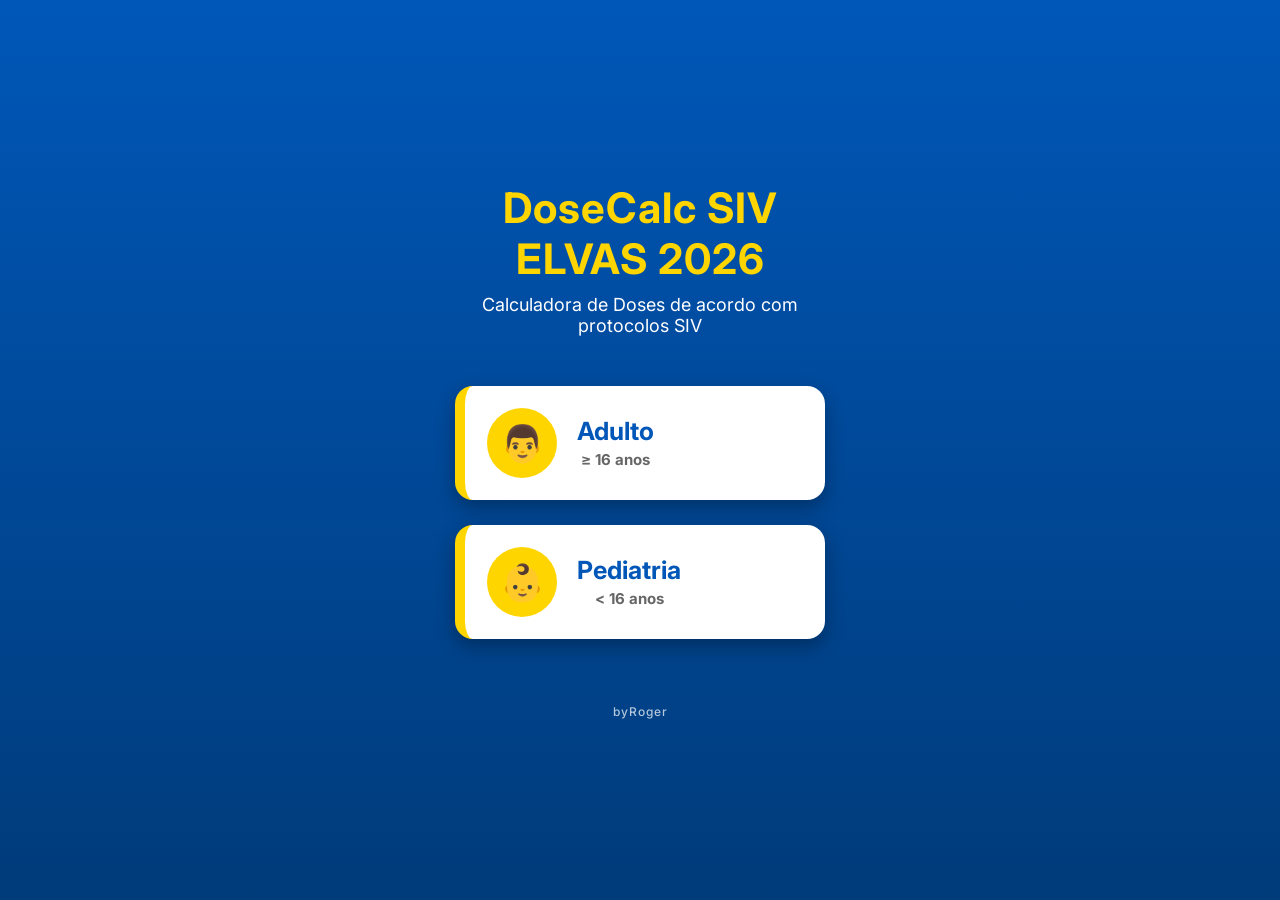
<file: index.html>
<!DOCTYPE html>
<html lang="pt-PT">
<head>
    <meta charset="UTF-8">
    <meta name="viewport" content="width=device-width, initial-scale=1.0">
    <title>DoseCalc SIV ELvas 2026 </title>

    <link rel="stylesheet" href="style.css">

    <link href="https://fonts.googleapis.com/css2?family=Inter:wght@400;500;600;700&display=swap" rel="stylesheet">
</head>

<body>

<div class="container">

    <div class="logo">
        <h1>DoseCalc SIV ELVAS 2026</h1>
        <p>Calculadora de Doses de acordo com protocolos SIV</p>
    </div>

    <div class="menu">

        <button class="btn adulto" onclick="window.location.href='adulto.html'">
            <span class="icon">👨</span>
            <div>
                <h2>Adulto</h2>
                <small>≥ 16 anos</small>
            </div>
        </button>

        <button class="btn pediatria" onclick="window.location.href='pediatria.html'">
            <span class="icon">👶</span>
            <div>
                <h2>Pediatria</h2>
                <small>&lt; 16 anos</small>
            </div>
        </button>
<footer class="footer">
    byRoger
</footer>
    </div>

</div>

</body>
</html>
</file>
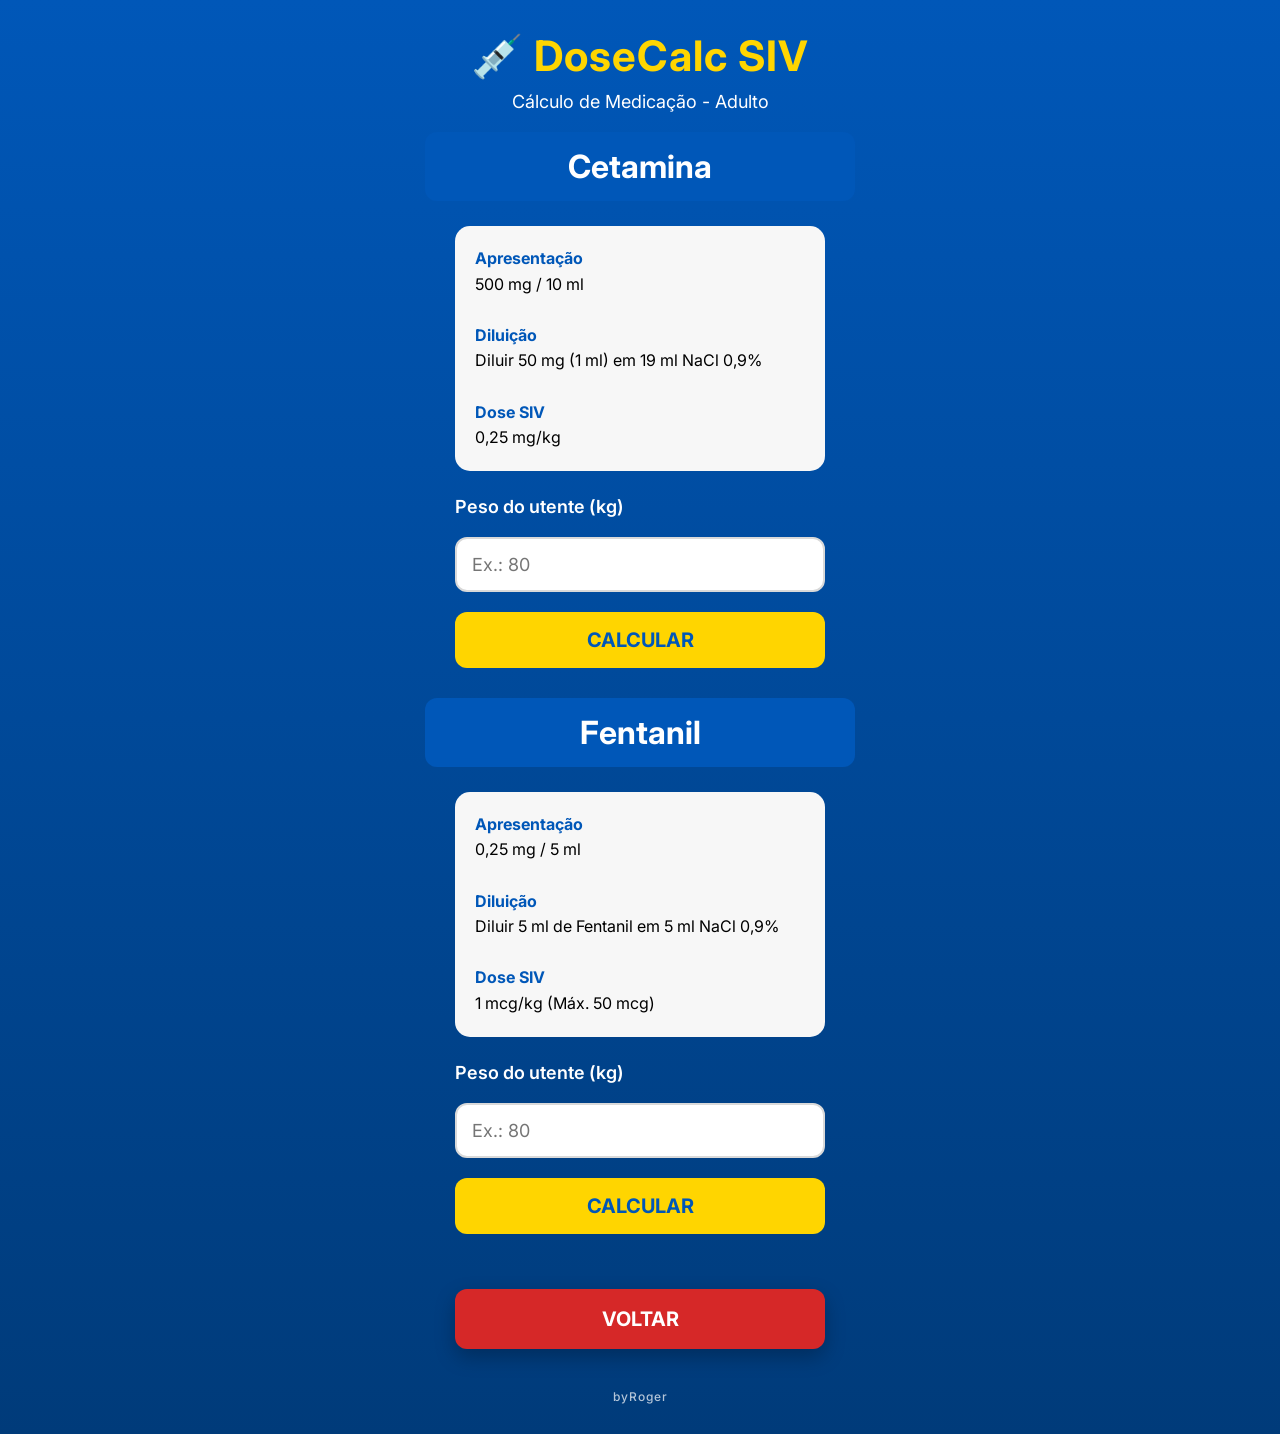
<file: adulto.html>
<!DOCTYPE html>
<html lang="pt-PT">

<head>
    <meta charset="UTF-8">
    <meta name="viewport" content="width=device-width, initial-scale=1.0">
    <title>DoseCalc Pro - Adulto</title>

    <link rel="stylesheet" href="style.css">
    <link href="https://fonts.googleapis.com/css2?family=Inter:wght@400;500;700&display=swap" rel="stylesheet">
</head>

<body>

<div class="container">

    <div class="logo">
        <h1>💉 DoseCalc SIV</h1>
        <p>Cálculo de Medicação - Adulto</p>
    </div>

    <!-- ================= CETAMINA ================= -->

    <div class="medicamento">

        <h2>Cetamina</h2>

        <div class="info">

            <p><strong>Apresentação</strong></p>
            <p>500 mg / 10 ml</p>

            <br>

            <p><strong>Diluição</strong></p>
            <p>Diluir 50 mg (1 ml) em 19 ml NaCl 0,9%</p>

            <br>

            <p><strong>Dose SIV</strong></p>
            <p>0,25 mg/kg</p>

        </div>

        <label>Peso do utente (kg)</label>

        <input type="number" id="peso" placeholder="Ex.: 80">

        <button onclick="calcularDose()">
            CALCULAR
        </button>

        <div id="resultado" class="resultado"></div>

    </div>
<br>
<br>
<br>
    <!-- ================= FENTANIL ================= -->

    <div class="medicamento">

        <h2>Fentanil</h2>

        <div class="info">

            <p><strong>Apresentação</strong></p>
            <p>0,25 mg / 5 ml</p>

            <br>

            <p><strong>Diluição</strong></p>
            <p>Diluir 5 ml de Fentanil em 5 ml NaCl 0,9%</p>

            <br>

            <p><strong>Dose SIV</strong></p>
            <p>1 mcg/kg (Máx. 50 mcg)</p>

        </div>

        <label>Peso do utente (kg)</label>

        <input type="number" id="pesoFentanil" placeholder="Ex.: 80">

        <button onclick="calcularFentanil()">
            CALCULAR
        </button>

        <div id="resultadoFentanil" class="resultado"></div>

    </div>
    <br>
<button class="btn-voltar" onclick="window.location.href='index.html'">
    VOLTAR
</button>
<br>
    <footer class="footer">
        byRoger
    </footer>

</div>

<script src="adulto.js"></script>

</body>

</html>
</div>

<br>


</div>
</file>
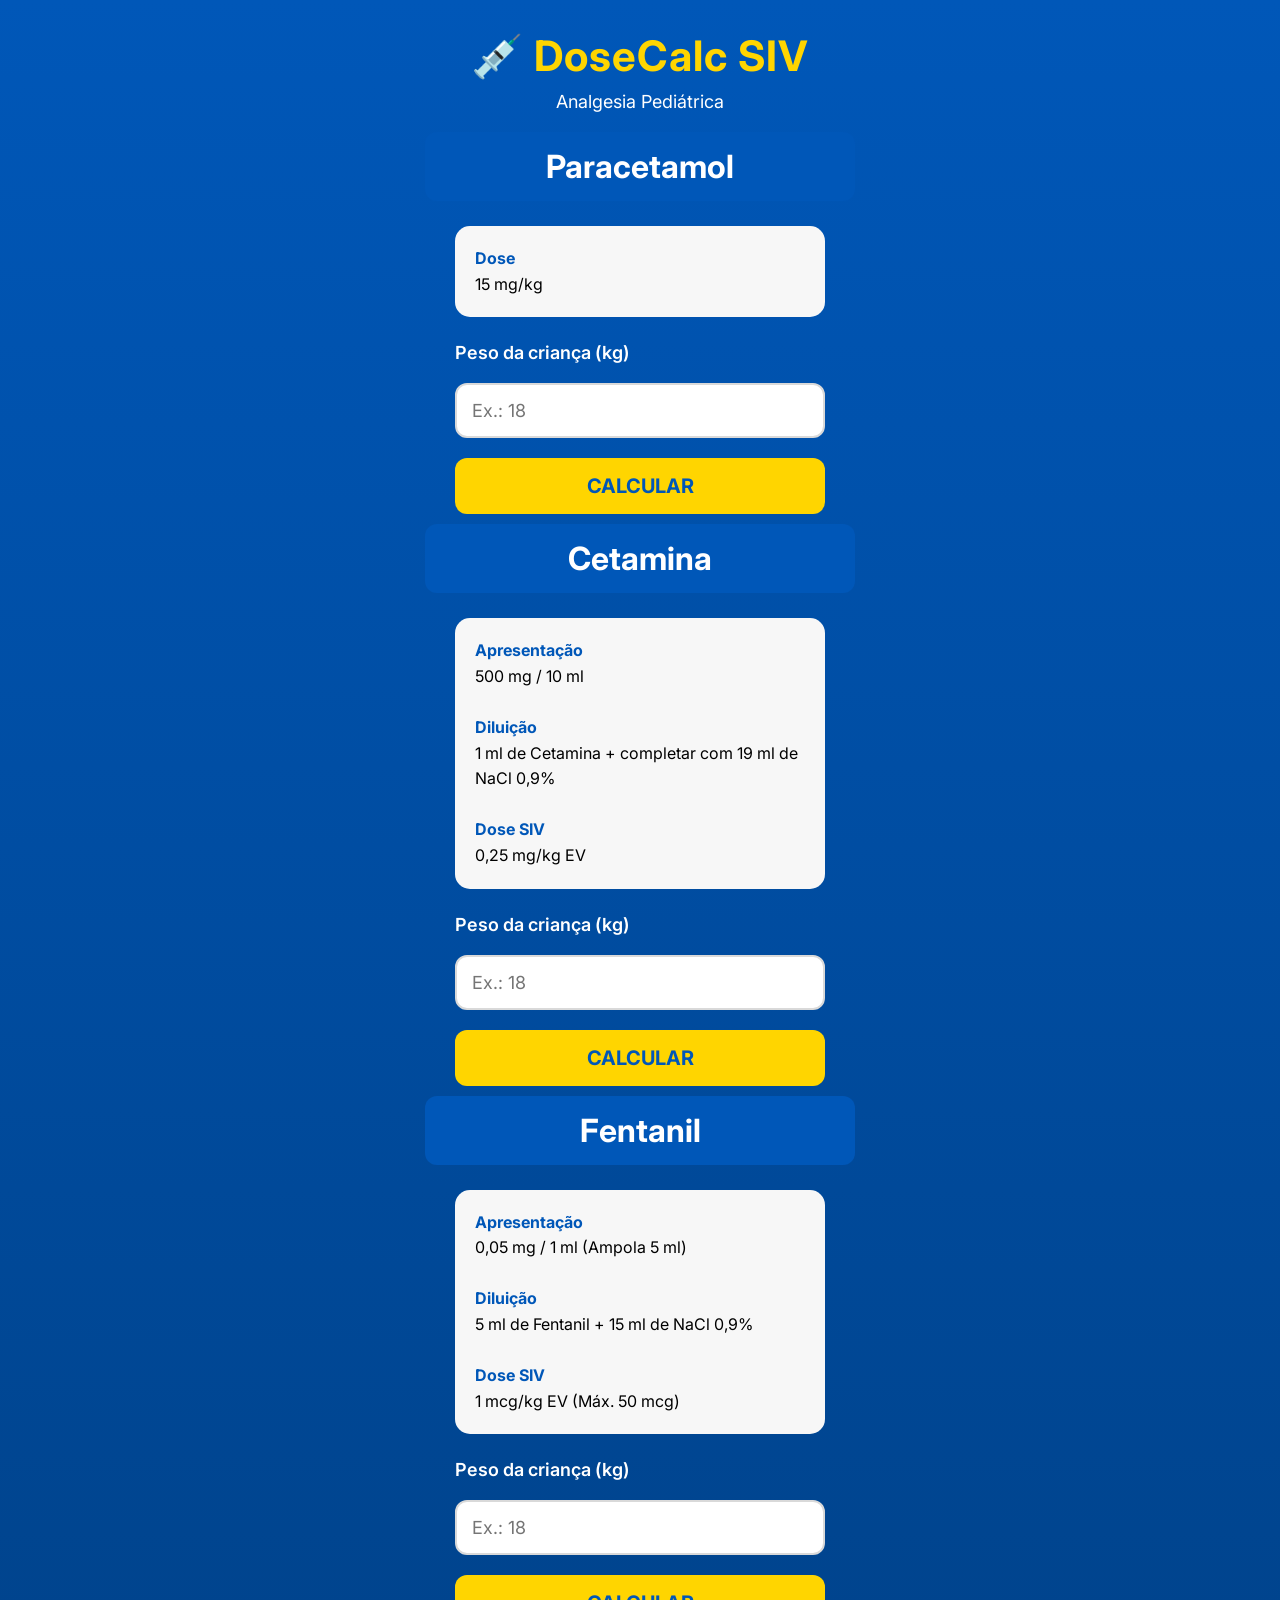
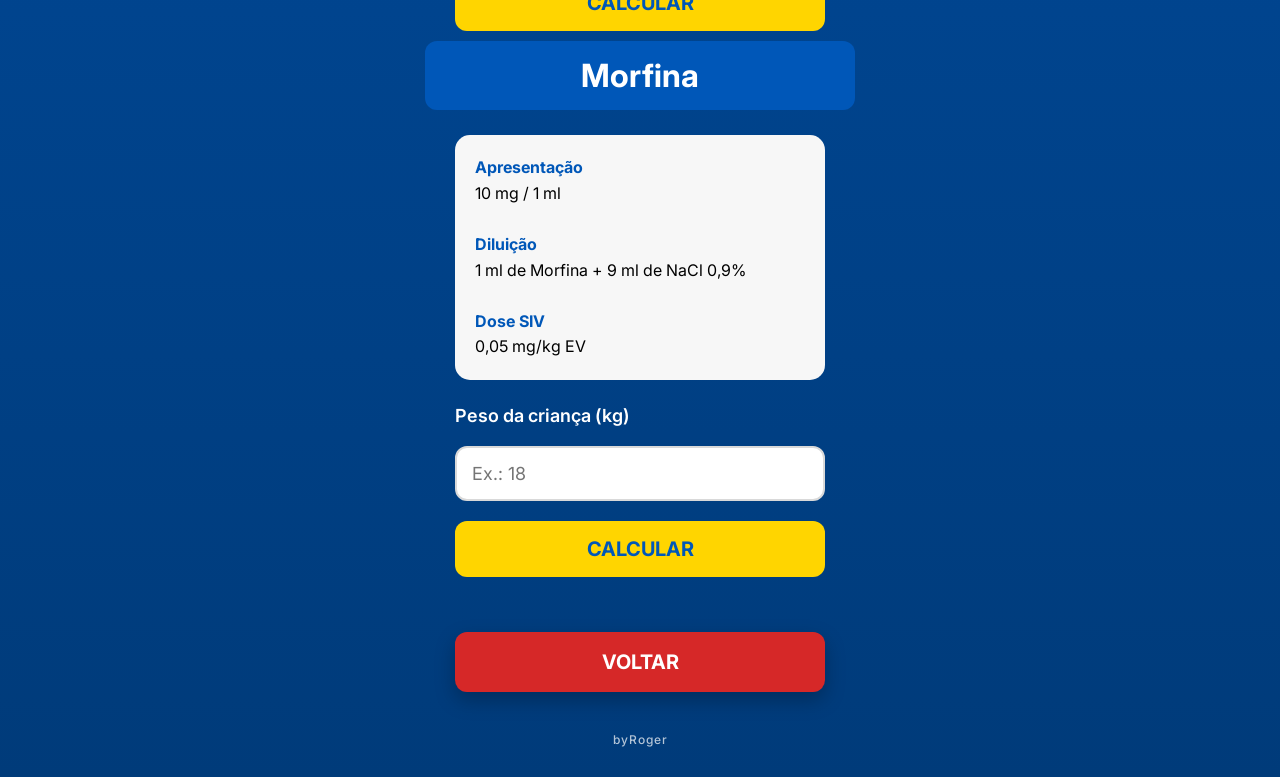
<file: analgesia.html>
<!DOCTYPE html>
<html lang="pt-PT">

<head>
    <meta charset="UTF-8">
    <meta name="viewport" content="width=device-width, initial-scale=1.0">
    <title>DoseCalc Pro - Analgesia</title>

    <link rel="stylesheet" href="style.css">
    <link href="https://fonts.googleapis.com/css2?family=Inter:wght@400;500;700&display=swap" rel="stylesheet">
</head>

<body>

<div class="container">

    <div class="logo">
        <h1>💉 DoseCalc SIV</h1>
        <p>Analgesia Pediátrica</p>
    </div>

    <div class="medicamento">

        <h2>Paracetamol</h2>

        <div class="info">

            <p><strong>Dose</strong></p>

            <p>15 mg/kg</p>

        </div>

        <label>Peso da criança (kg)</label>

        <input type="number" id="pesoParacetamol" placeholder="Ex.: 18">

        <button onclick="calcularParacetamol()">

            CALCULAR

        </button>

        <div id="resultadoParacetamol" class="resultado"></div>

    </div>
<br>
<br>
<div class="medicamento">

    <h2>Cetamina</h2>

    <div class="info">

        <p><strong>Apresentação</strong></p>
        <p>500 mg / 10 ml</p>

        <br>

        <p><strong>Diluição</strong></p>
        <p>1 ml de Cetamina + completar com 19 ml de NaCl 0,9%</p>

        <br>

        <p><strong>Dose SIV</strong></p>
        <p>0,25 mg/kg EV</p>

    </div>

    <label>Peso da criança (kg)</label>

    <input type="number" id="pesoCetamina" placeholder="Ex.: 18">

    <button onclick="calcularCetamina()">

        CALCULAR

    </button>

    <div id="resultadoCetamina" class="resultado"></div>

</div>
<br>
<br>

<div class="medicamento">

    <h2>Fentanil</h2>

    <div class="info">

        <p><strong>Apresentação</strong></p>
        <p>0,05 mg / 1 ml (Ampola 5 ml)</p>

        <br>

        <p><strong>Diluição</strong></p>
        <p>5 ml de Fentanil + 15 ml de NaCl 0,9%</p>

        <br>

        <p><strong>Dose SIV</strong></p>
        <p>1 mcg/kg EV (Máx. 50 mcg)</p>

    </div>

    <label>Peso da criança (kg)</label>

    <input
        type="number"
        id="pesoFentanil"
        placeholder="Ex.: 18">

    <button onclick="calcularFentanil()">

        CALCULAR

    </button>

    <div id="resultadoFentanil" class="resultado"></div>

</div>
<br>
<br>


<div class="medicamento">

    <h2>Morfina</h2>

    <div class="info">

        <p><strong>Apresentação</strong></p>
        <p>10 mg / 1 ml</p>

        <br>

        <p><strong>Diluição</strong></p>
        <p>1 ml de Morfina + 9 ml de NaCl 0,9%</p>

        <br>

        <p><strong>Dose SIV</strong></p>
        <p>0,05 mg/kg EV</p>

    </div>

    <label>Peso da criança (kg)</label>

    <input
        type="number"
        id="pesoMorfina"
        placeholder="Ex.: 18">

    <button onclick="calcularMorfina()">

        CALCULAR

    </button>

    <div id="resultadoMorfina" class="resultado"></div>

</div>




<br>

    <button class="btn-voltar" onclick="window.location.href='pediatria.html'">

        VOLTAR

    </button>

    <footer class="footer">

        byRoger

    </footer>

</div>

<script src="analgesia.js"></script>

</body>
</html>
</file>
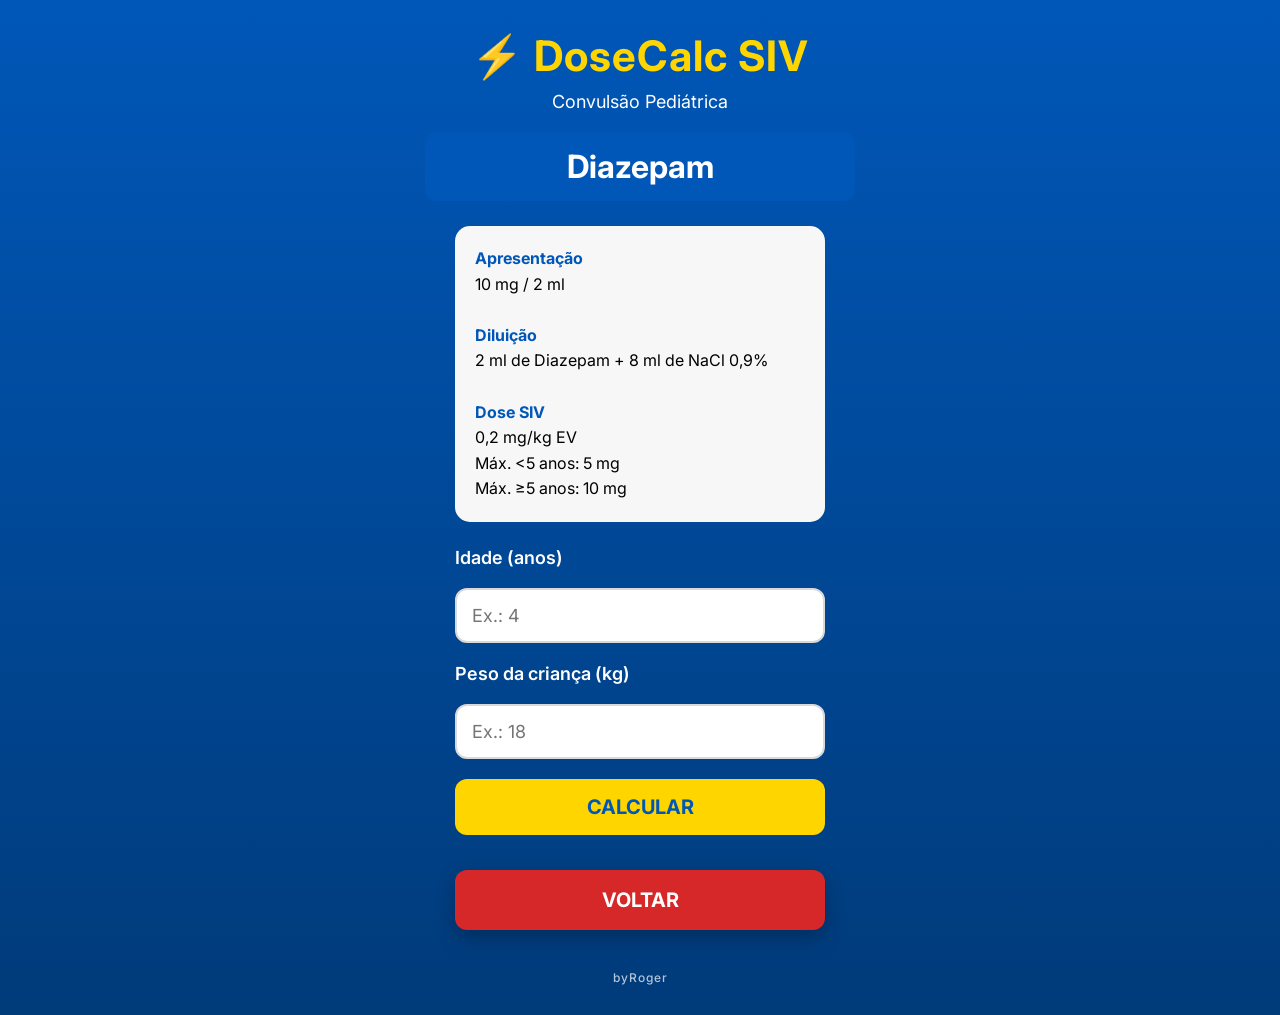
<file: convulsao.html>
<!DOCTYPE html>
<html lang="pt-PT">

<head>
    <meta charset="UTF-8">
    <meta name="viewport" content="width=device-width, initial-scale=1.0">
    <title>DoseCalc Pro - Convulsão</title>

    <link rel="stylesheet" href="style.css">
    <link href="https://fonts.googleapis.com/css2?family=Inter:wght@400;500;700&display=swap" rel="stylesheet">
</head>

<body>

<div class="container">

    <div class="logo">
        <h1>⚡ DoseCalc SIV</h1>
        <p>Convulsão Pediátrica</p>
    </div>

    <div class="medicamento">

    <h2>Diazepam</h2>

    <div class="info">

        <p><strong>Apresentação</strong></p>
        <p>10 mg / 2 ml</p>

        <br>

        <p><strong>Diluição</strong></p>
        <p>2 ml de Diazepam + 8 ml de NaCl 0,9%</p>

        <br>

        <p><strong>Dose SIV</strong></p>
        <p>0,2 mg/kg EV</p>

        <p>Máx. &lt;5 anos: 5 mg</p>

        <p>Máx. ≥5 anos: 10 mg</p>

    </div>

    <label>Idade (anos)</label>

    <input
        type="number"
        id="idadeDiazepam"
        placeholder="Ex.: 4">

    <label>Peso da criança (kg)</label>

    <input
        type="number"
        id="pesoDiazepam"
        placeholder="Ex.: 18">

    <button onclick="calcularDiazepam()">

        CALCULAR

    </button>

    <div id="resultadoDiazepam" class="resultado"></div>

</div>

    <button class="btn-voltar" onclick="window.location.href='pediatria.html'">
        VOLTAR
    </button>

    <footer class="footer">
        byRoger
    </footer>

</div>

<script src="convulsao.js"></script>

</body>
</html>
</file>
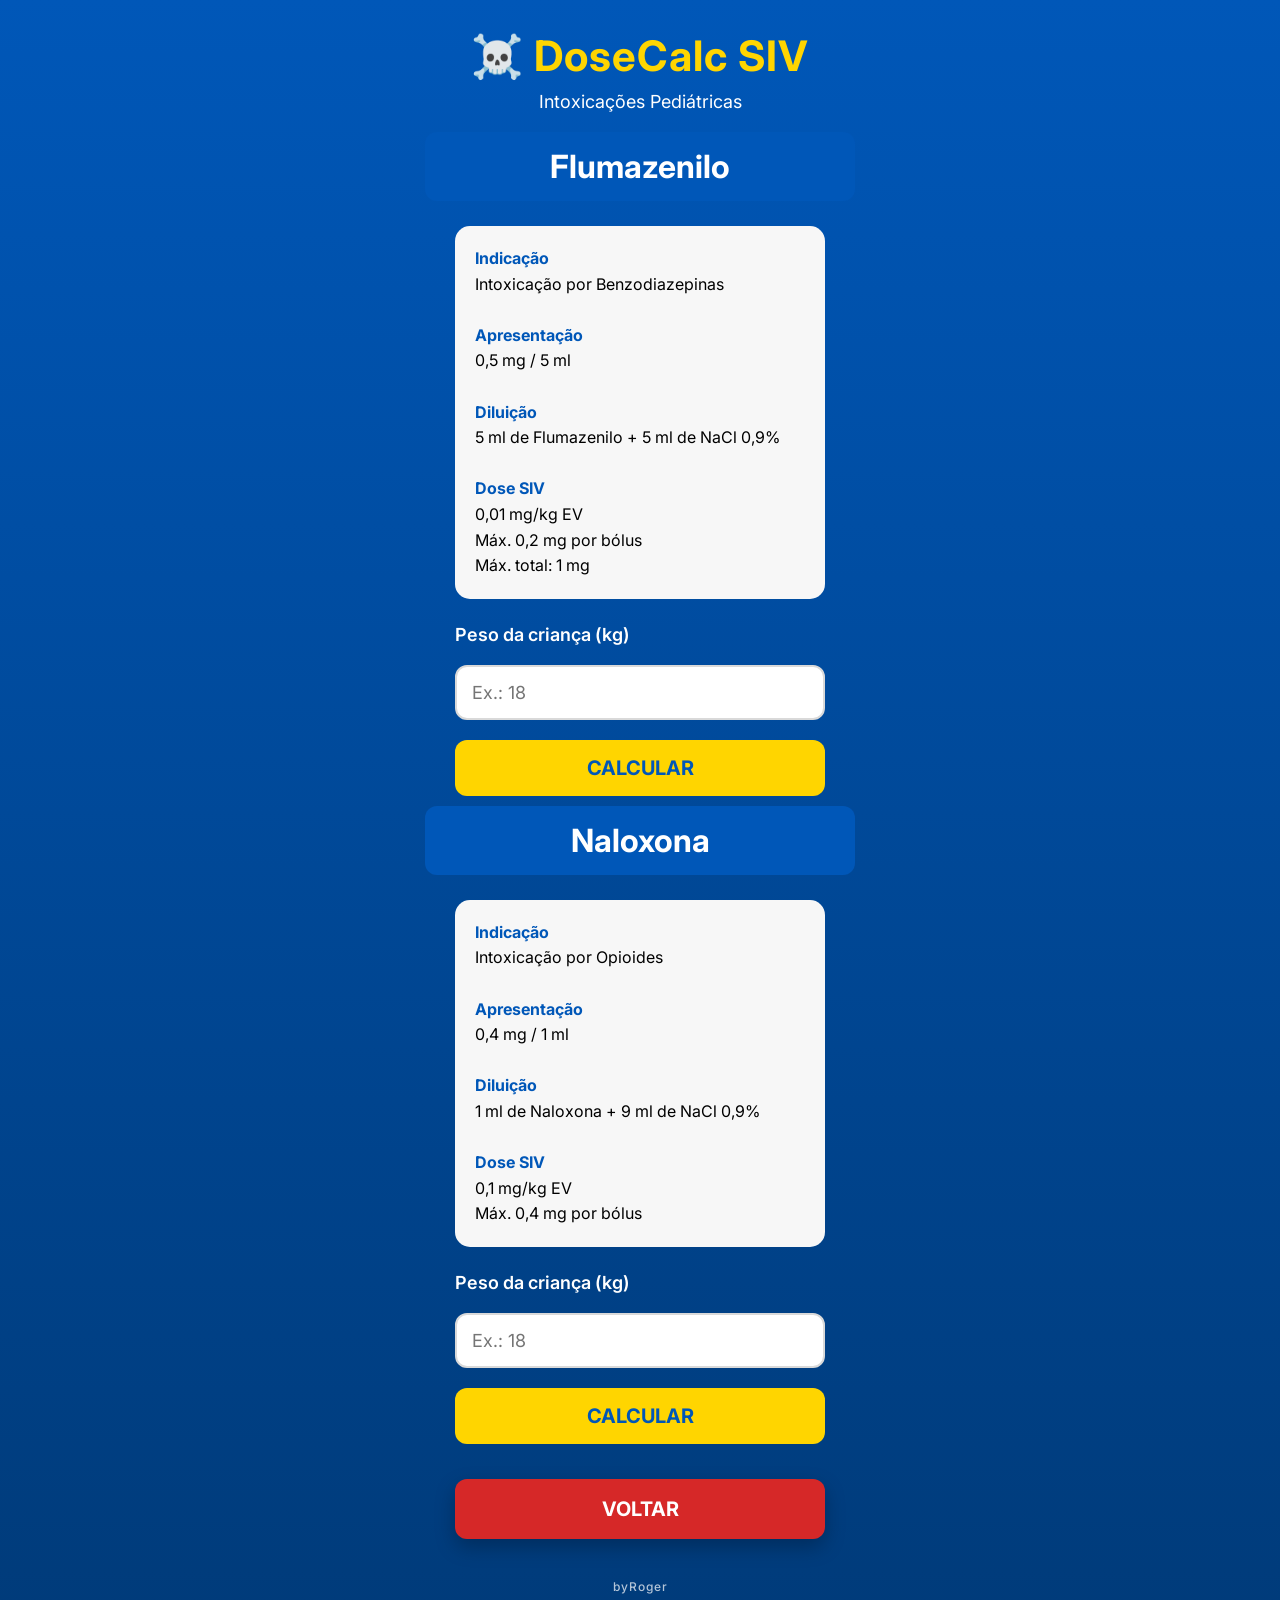
<file: intoxicacao.html>
<!DOCTYPE html>
<html lang="pt-PT">

<head>
    <meta charset="UTF-8">
    <meta name="viewport" content="width=device-width, initial-scale=1.0">
    <title>DoseCalc Pro - Intoxicações</title>

    <link rel="stylesheet" href="style.css">

    <link href="https://fonts.googleapis.com/css2?family=Inter:wght@400;500;700&display=swap" rel="stylesheet">
</head>

<body>

<div class="container">

    <div class="logo">
        <h1>☠️ DoseCalc SIV</h1>
        <p>Intoxicações Pediátricas</p>
    </div>
<div class="medicamento">

    <h2>Flumazenilo</h2>

    <div class="info">

        <p><strong>Indicação</strong></p>
        <p>Intoxicação por Benzodiazepinas</p>

        <br>

        <p><strong>Apresentação</strong></p>
        <p>0,5 mg / 5 ml</p>

        <br>

        <p><strong>Diluição</strong></p>
        <p>5 ml de Flumazenilo + 5 ml de NaCl 0,9%</p>

        <br>

        <p><strong>Dose SIV</strong></p>
        <p>0,01 mg/kg EV</p>

        <p>Máx. 0,2 mg por bólus</p>

        <p>Máx. total: 1 mg</p>

    </div>

    <label>Peso da criança (kg)</label>

    <input
        type="number"
        id="pesoFlumazenilo"
        placeholder="Ex.: 18">

    <button onclick="calcularFlumazenilo()">

        CALCULAR

    </button>

    <div id="resultadoFlumazenilo" class="resultado"></div>

</div>
<br>
<br>
<div class="medicamento">

    <h2>Naloxona</h2>

    <div class="info">

        <p><strong>Indicação</strong></p>
        <p>Intoxicação por Opioides</p>

        <br>

        <p><strong>Apresentação</strong></p>
        <p>0,4 mg / 1 ml</p>

        <br>

        <p><strong>Diluição</strong></p>
        <p>1 ml de Naloxona + 9 ml de NaCl 0,9%</p>

        <br>

        <p><strong>Dose SIV</strong></p>
        <p>0,1 mg/kg EV</p>

        <p>Máx. 0,4 mg por bólus</p>

    </div>

    <label>Peso da criança (kg)</label>

    <input
        type="number"
        id="pesoNaloxona"
        placeholder="Ex.: 18">

    <button onclick="calcularNaloxona()">

        CALCULAR

    </button>

    <div id="resultadoNaloxona" class="resultado"></div>

</div>
    

    <button class="btn-voltar" onclick="window.location.href='pediatria.html'">
        VOLTAR
    </button>

    <footer class="footer">
        byRoger
    </footer>

</div>

<script src="intoxicacao.js"></script>

</body>
</html>
</file>
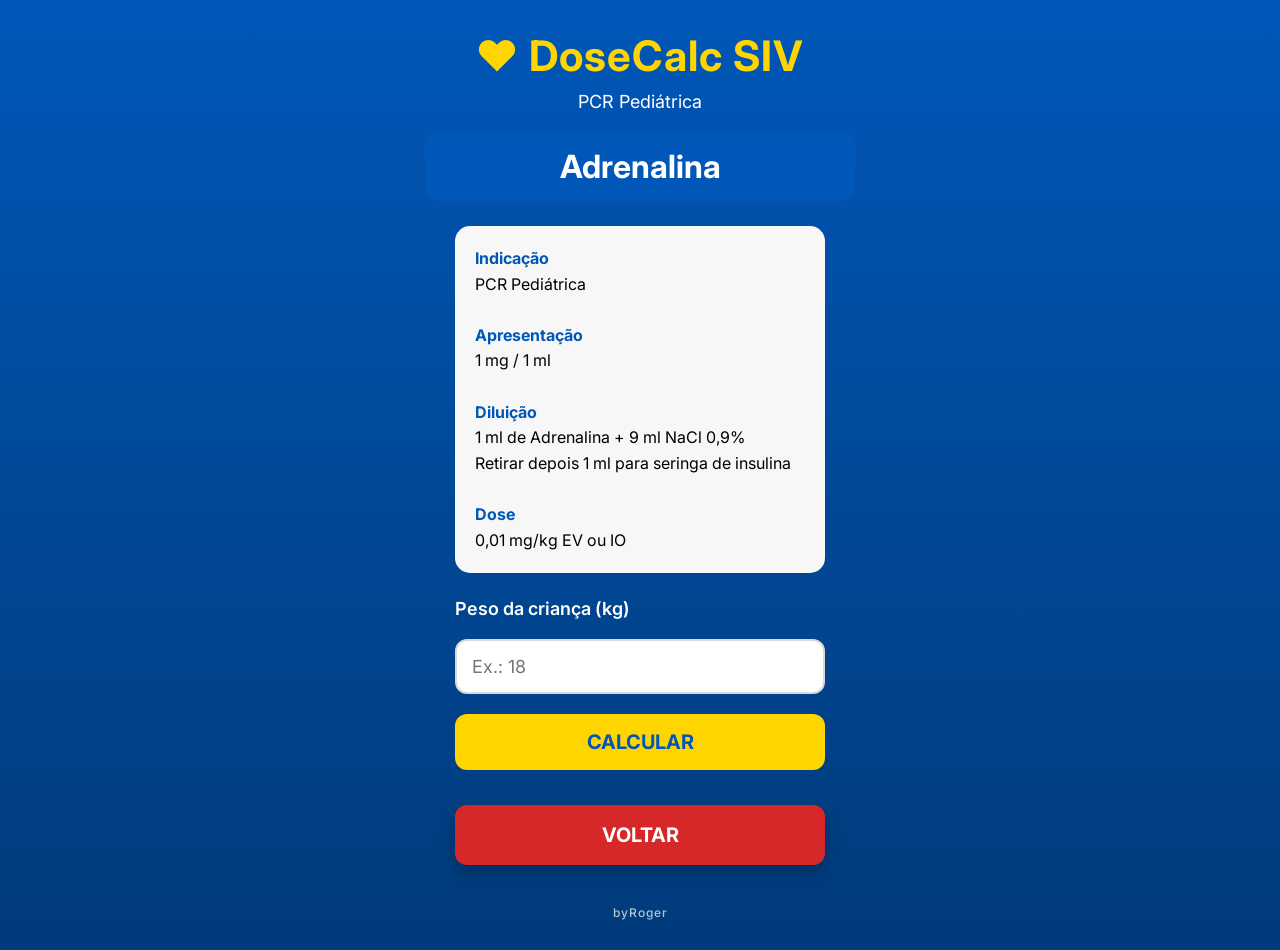
<file: pcr.html>
<!DOCTYPE html>
<html lang="pt-PT">

<head>
    <meta charset="UTF-8">
    <meta name="viewport" content="width=device-width, initial-scale=1.0">
    <title>DoseCalc Pro - PCR</title>

    <link rel="stylesheet" href="style.css">
    <link href="https://fonts.googleapis.com/css2?family=Inter:wght@400;500;700&display=swap" rel="stylesheet">
</head>

<body>

<div class="container">

    <div class="logo">
        <h1>❤️ DoseCalc SIV</h1>
        <p>PCR Pediátrica</p>
    </div>

<div class="medicamento">

    <h2>Adrenalina</h2>

    <div class="info">

        <p><strong>Indicação</strong></p>
        <p>PCR Pediátrica</p>

        <br>

        <p><strong>Apresentação</strong></p>
        <p>1 mg / 1 ml</p>

        <br>

        <p><strong>Diluição</strong></p>
        <p>1 ml de Adrenalina + 9 ml NaCl 0,9%</p>

        <p>Retirar depois 1 ml para seringa de insulina</p>

        <br>

        <p><strong>Dose</strong></p>
        <p>0,01 mg/kg EV ou IO</p>

    </div>

    <label>Peso da criança (kg)</label>

    <input
        type="number"
        id="pesoAdrenalina"
        placeholder="Ex.: 18">

    <button onclick="calcularAdrenalina()">

        CALCULAR

    </button>

    <div id="resultadoAdrenalina" class="resultado"></div>

</div>

    <button class="btn-voltar" onclick="window.location.href='pediatria.html'">
        VOLTAR
    </button>

    <footer class="footer">
        byRoger
    </footer>

</div>

<script src="pcr.js"></script>

</body>
</html>
</file>
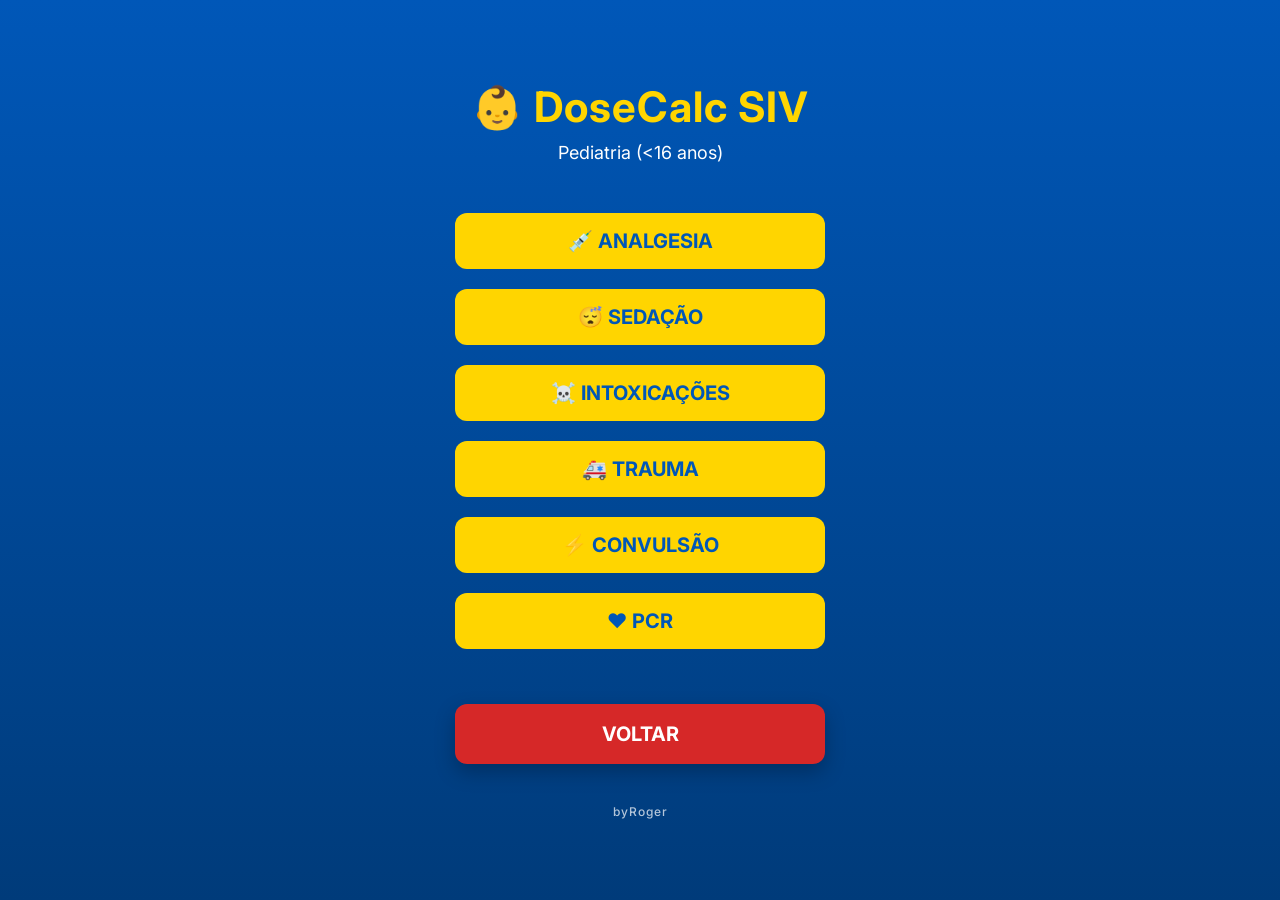
<file: pediatria.html>
<!DOCTYPE html>
<html lang="pt-PT">

<head>
    <meta charset="UTF-8">
    <meta name="viewport" content="width=device-width, initial-scale=1.0">
    <title>DoseCalc Pro - Pediatria</title>

    <link rel="stylesheet" href="style.css">

    <link href="https://fonts.googleapis.com/css2?family=Inter:wght@400;500;700&display=swap" rel="stylesheet">
</head>

<body>

<div class="container">

    <div class="logo">
        <h1>👶 DoseCalc SIV</h1>
        <p>Pediatria (&lt;16 anos)</p>
    </div>
<button class="menu-btn" onclick="window.location.href='analgesia.html'">
    💉 ANALGESIA
</button>
<br>
<br>
<button class="menu-btn" onclick="window.location.href='sedação.html'">
    😴 SEDAÇÃO
</button>
<br>
<br>
<button class="menu-btn" onclick="window.location.href='intoxicacao.html'">
    ☠️ INTOXICAÇÕES
</button>
<br>
<br>
<button class="menu-btn" onclick="window.location.href='trauma.html'">
    🚑 TRAUMA
</button>
<br>
<br>
<button class="menu-btn" onclick="window.location.href='convulsao.html'">
    ⚡ CONVULSÃO
</button>
<br>
<br>
<button class="menu-btn" onclick="window.location.href='pcr.html'">
    ❤️ PCR
</button>
<br>
<br>
    <button class="btn-voltar" onclick="window.location.href='index.html'">
        VOLTAR
    </button>

    <footer class="footer">
        byRoger
    </footer>

</div>

</body>

</html>
</file>
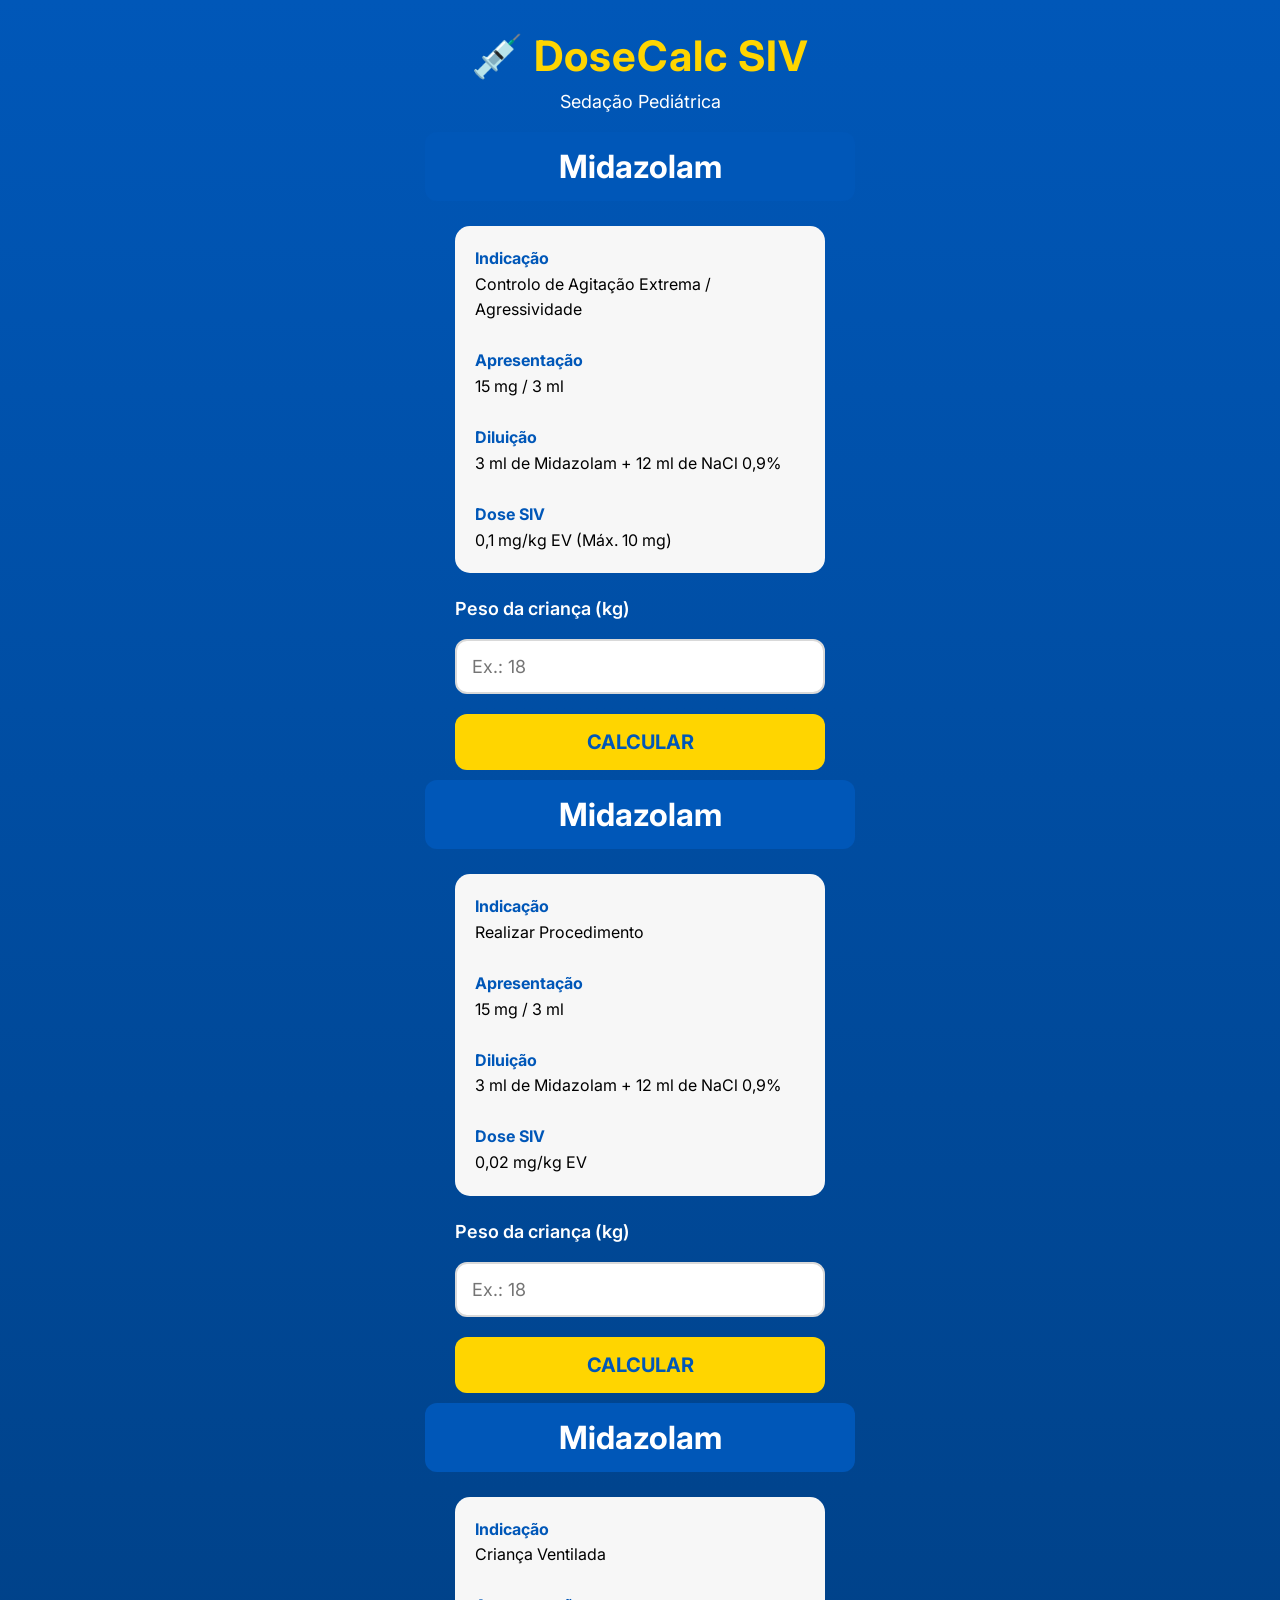
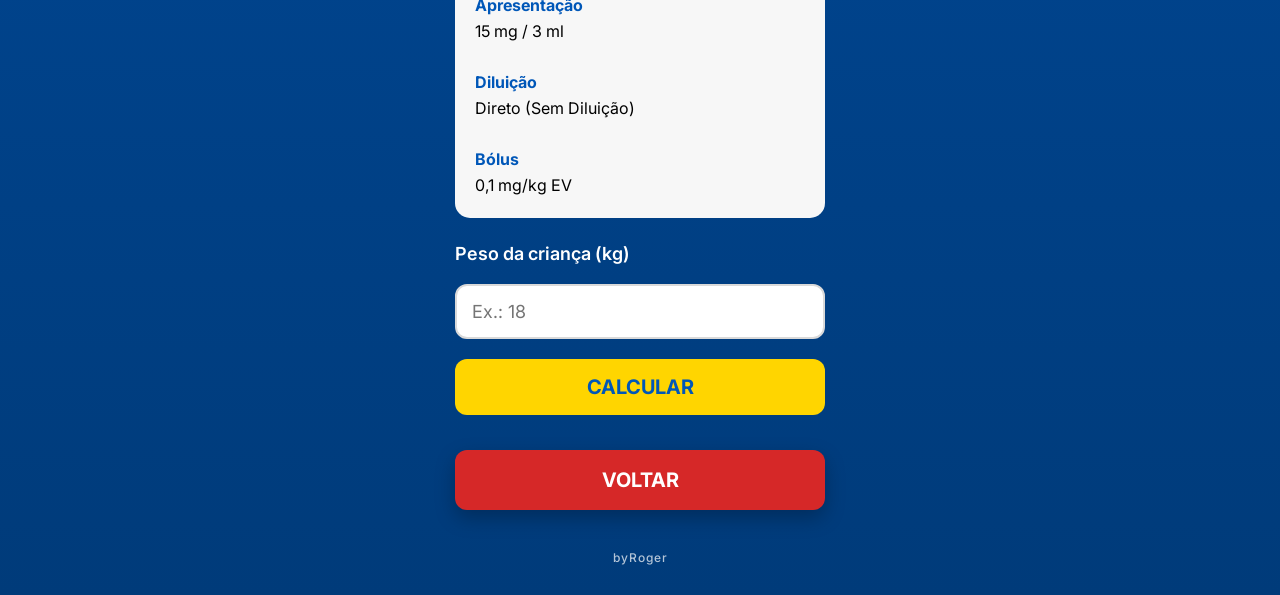
<file: sedação.html>
<!DOCTYPE html>
<html lang="pt-PT">

<head>
    <meta charset="UTF-8">
    <meta name="viewport" content="width=device-width, initial-scale=1.0">
    <title>DoseCalc Pro - Sedação</title>

    <link rel="stylesheet" href="style.css">
    <link href="https://fonts.googleapis.com/css2?family=Inter:wght@400;500;700&display=swap" rel="stylesheet">
</head>

<body>

<div class="container">

    <div class="logo">
        <h1>💉 DoseCalc SIV</h1>
        <p>Sedação Pediátrica</p>
    </div>

    <!-- Aqui vamos colocar os medicamentos -->
<div class="medicamento">

    <h2>Midazolam</h2>

    <div class="info">

        <p><strong>Indicação</strong></p>
        <p>Controlo de Agitação Extrema / Agressividade</p>

        <br>

        <p><strong>Apresentação</strong></p>
        <p>15 mg / 3 ml</p>

        <br>

        <p><strong>Diluição</strong></p>
        <p>3 ml de Midazolam + 12 ml de NaCl 0,9%</p>

        <br>

        <p><strong>Dose SIV</strong></p>
        <p>0,1 mg/kg EV (Máx. 10 mg)</p>

    </div>

    <label>Peso da criança (kg)</label>

    <input
        type="number"
        id="pesoMidazolam"
        placeholder="Ex.: 18">

    <button onclick="calcularMidazolam()">

        CALCULAR

    </button>

    <div id="resultadoMidazolam" class="resultado"></div>

</div>
<br>
<br>
<div class="medicamento">

    <h2>Midazolam</h2>

    <div class="info">

        <p><strong>Indicação</strong></p>
        <p>Realizar Procedimento</p>

        <br>

        <p><strong>Apresentação</strong></p>
        <p>15 mg / 3 ml</p>

        <br>

        <p><strong>Diluição</strong></p>
        <p>3 ml de Midazolam + 12 ml de NaCl 0,9%</p>

        <br>

        <p><strong>Dose SIV</strong></p>
        <p>0,02 mg/kg EV</p>

    </div>

    <label>Peso da criança (kg)</label>

    <input
        type="number"
        id="pesoMidazolamProcedimento"
        placeholder="Ex.: 18">

    <button onclick="calcularMidazolamProcedimento()">

        CALCULAR

    </button>

    <div id="resultadoMidazolamProcedimento" class="resultado"></div>

</div>
<br>
<br>
<div class="medicamento">

    <h2>Midazolam</h2>

    <div class="info">

        <p><strong>Indicação</strong></p>
        <p>Criança Ventilada</p>

        <br>

        <p><strong>Apresentação</strong></p>
        <p>15 mg / 3 ml</p>

        <br>

        <p><strong>Diluição</strong></p>
        <p>Direto (Sem Diluição)</p>

        <br>

        <p><strong>Bólus</strong></p>
        <p>0,1 mg/kg EV</p>

    </div>

    <label>Peso da criança (kg)</label>

    <input
        type="number"
        id="pesoMidazolamVentilado"
        placeholder="Ex.: 18">

    <button onclick="calcularMidazolamVentilado()">

        CALCULAR

    </button>

    <div id="resultadoMidazolamVentilado" class="resultado"></div>

</div>

    <button class="btn-voltar" onclick="window.location.href='pediatria.html'">
        VOLTAR
    </button>

    <footer class="footer">
        byRoger
    </footer>

</div>

<script src="sedação.js"></script>

</body>
</html>
</file>
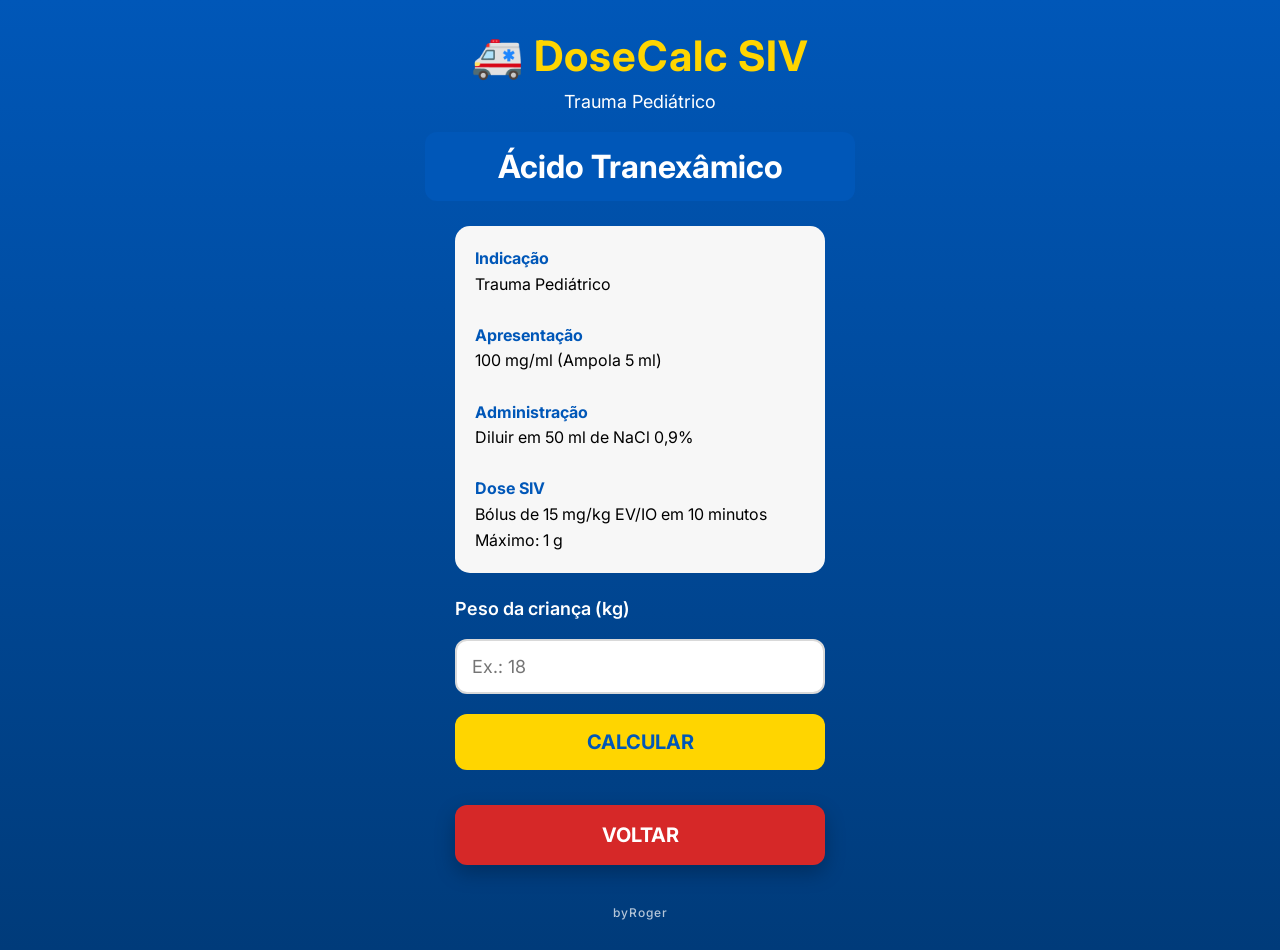
<file: trauma.html>
<!DOCTYPE html>
<html lang="pt-PT">

<head>
    <meta charset="UTF-8">
    <meta name="viewport" content="width=device-width, initial-scale=1.0">
    <title>DoseCalc Pro - Trauma</title>

    <link rel="stylesheet" href="style.css">
    <link href="https://fonts.googleapis.com/css2?family=Inter:wght@400;500;700&display=swap" rel="stylesheet">
</head>

<body>

<div class="container">

    <div class="logo">
        <h1>🚑 DoseCalc SIV</h1>
        <p>Trauma Pediátrico</p>
    </div>

   <div class="medicamento">

    <h2>Ácido Tranexâmico</h2>

    <div class="info">

        <p><strong>Indicação</strong></p>
        <p>Trauma Pediátrico</p>

        <br>

        <p><strong>Apresentação</strong></p>
        <p>100 mg/ml (Ampola 5 ml)</p>

        <br>

        <p><strong>Administração</strong></p>
        <p>Diluir em 50 ml de NaCl 0,9%</p>

        <br>

        <p><strong>Dose SIV</strong></p>
        <p>Bólus de 15 mg/kg EV/IO em 10 minutos</p>

        <p>Máximo: 1 g</p>

    </div>

    <label>Peso da criança (kg)</label>

    <input
        type="number"
        id="pesoTXA"
        placeholder="Ex.: 18">

    <button onclick="calcularTXA()">

        CALCULAR

    </button>

    <div id="resultadoTXA" class="resultado"></div>

</div>

    <button class="btn-voltar" onclick="window.location.href='pediatria.html'">
        VOLTAR
    </button>

    <footer class="footer">
        byRoger
    </footer>

</div>

<script src="trauma.js"></script>

</body>
</html>
</file>
<file: style.css>
/* ===========================
   DoseCalc Pro
   Tema Azul + Amarelo
=========================== */

*{
    margin:0;
    padding:0;
    box-sizing:border-box;
    font-family:'Inter',sans-serif;
}

body{

    background:#004A99;
    background:linear-gradient(180deg,#0057B8,#003B7A);

    min-height:100vh;

    display:flex;
    justify-content:center;
    align-items:center;

}

.container{

    width:100%;
    max-width:430px;

    padding:30px;

}

.logo{

    text-align:center;
    margin-bottom:50px;

}

.logo h1{

    color:#FFD500;
    font-size:42px;
    font-weight:700;
    letter-spacing:1px;

}

.logo p{

    color:white;
    margin-top:10px;
    font-size:18px;

}

.menu{

    display:flex;
    flex-direction:column;
    gap:25px;

}

.btn{

    width:100%;

    background:white;

    border:none;

    border-radius:18px;

    padding:22px;

    cursor:pointer;

    display:flex;
    align-items:center;

    gap:20px;

    transition:0.25s;

    box-shadow:0 8px 20px rgba(0,0,0,.30);

}

.btn:hover{

    transform:scale(1.03);

}

.icon{

    width:70px;
    height:70px;

    border-radius:50%;

    background:#FFD500;

    display:flex;
    justify-content:center;
    align-items:center;

    font-size:36px;

    color:#0057B8;

}

.btn h2{

    color:#0057B8;
    font-size:25px;

}

.btn small{

    color:#666;
    font-size:15px;

}

.adulto{

    border-left:10px solid #FFD500;

}

.pediatria{

    border-left:10px solid #FFD500;

}

@media(max-width:500px){

.container{

padding:20px;

}

}
.footer{
    margin-top:40px;
    text-align:center;
    color:#ffffff;
    font-size:12px;
    opacity:0.7;
    letter-spacing:1px;
    font-weight:500;
}
_______


.medicamento{

    background:white;

    border-radius:20px;

    padding:30px;

    box-shadow:0 10px 25px rgba(0,0,0,.20);

}

.medicamento h2{

    background:#0057B8;

    color:#fff !important;

    padding:15px;

    border-radius:12px;

    text-align:center;

    margin:-30px -30px 25px -30px;

    font-size:32px;

}

.info{

    background:#f7f7f7;

    padding:20px;

    border-radius:15px;

    margin-bottom:25px;

    line-height:1.6;

}

.info strong{

    color:#0057B8;

}

label{

    display:block;

    margin-bottom:10px;

    font-weight:600;

    font-size:18px;

    color:#FFFFFF;

}

input{

    width:100%;

    padding:15px;

    margin-top:10px;

    margin-bottom:20px;

    border-radius:12px;

    border:2px solid #d9d9d9;

    font-size:18px;

}

button{

    width:100%;

    padding:16px;

    background:#FFD500;

    color:#0057B8;

    border:none;

    border-radius:12px;

    font-size:20px;

    font-weight:bold;

    cursor:pointer;

}

button:hover{

    transform:scale(1.02);

}

.resultado{

    display:none;

    margin-top:25px;

    background:#EAF4FF;

    border-radius:15px;

    padding:20px;

    text-align:center;

    font-size:20px;

}
.btn-voltar{

    width:100%;

    margin-top:35px;

    padding:18px;

    background:#d62828;

    color:white;

    border:none;

    border-radius:12px;

    font-size:20px;

    font-weight:700;

    cursor:pointer;

    transition:0.3s;

    box-shadow:0 8px 20px rgba(0,0,0,.25);

}

.btn-voltar:hover{

    background:#b71c1c;

    transform:scale(1.02);

}

- Pediatria 
.menu-btn{

    width:100%;

    padding:18px;

    margin-bottom:100px;

    background:#FFD500;

.menu-btn{

    width:100%;

    padding:18px;

    margin-bottom:100px;

    background:#FFD500;

    color:#0057B8;

    border:none;

    border-radius:15px;

    font-size:20px;

    font-weight:700;

    cursor:pointer;

    transition:0.3s;

    box-shadow:0 8px 20px rgba(0,0,0,.20);

}

.menu-btn:hover{

    background:#ffea4d;

    transform:translateY(-2px);

}
</file>
